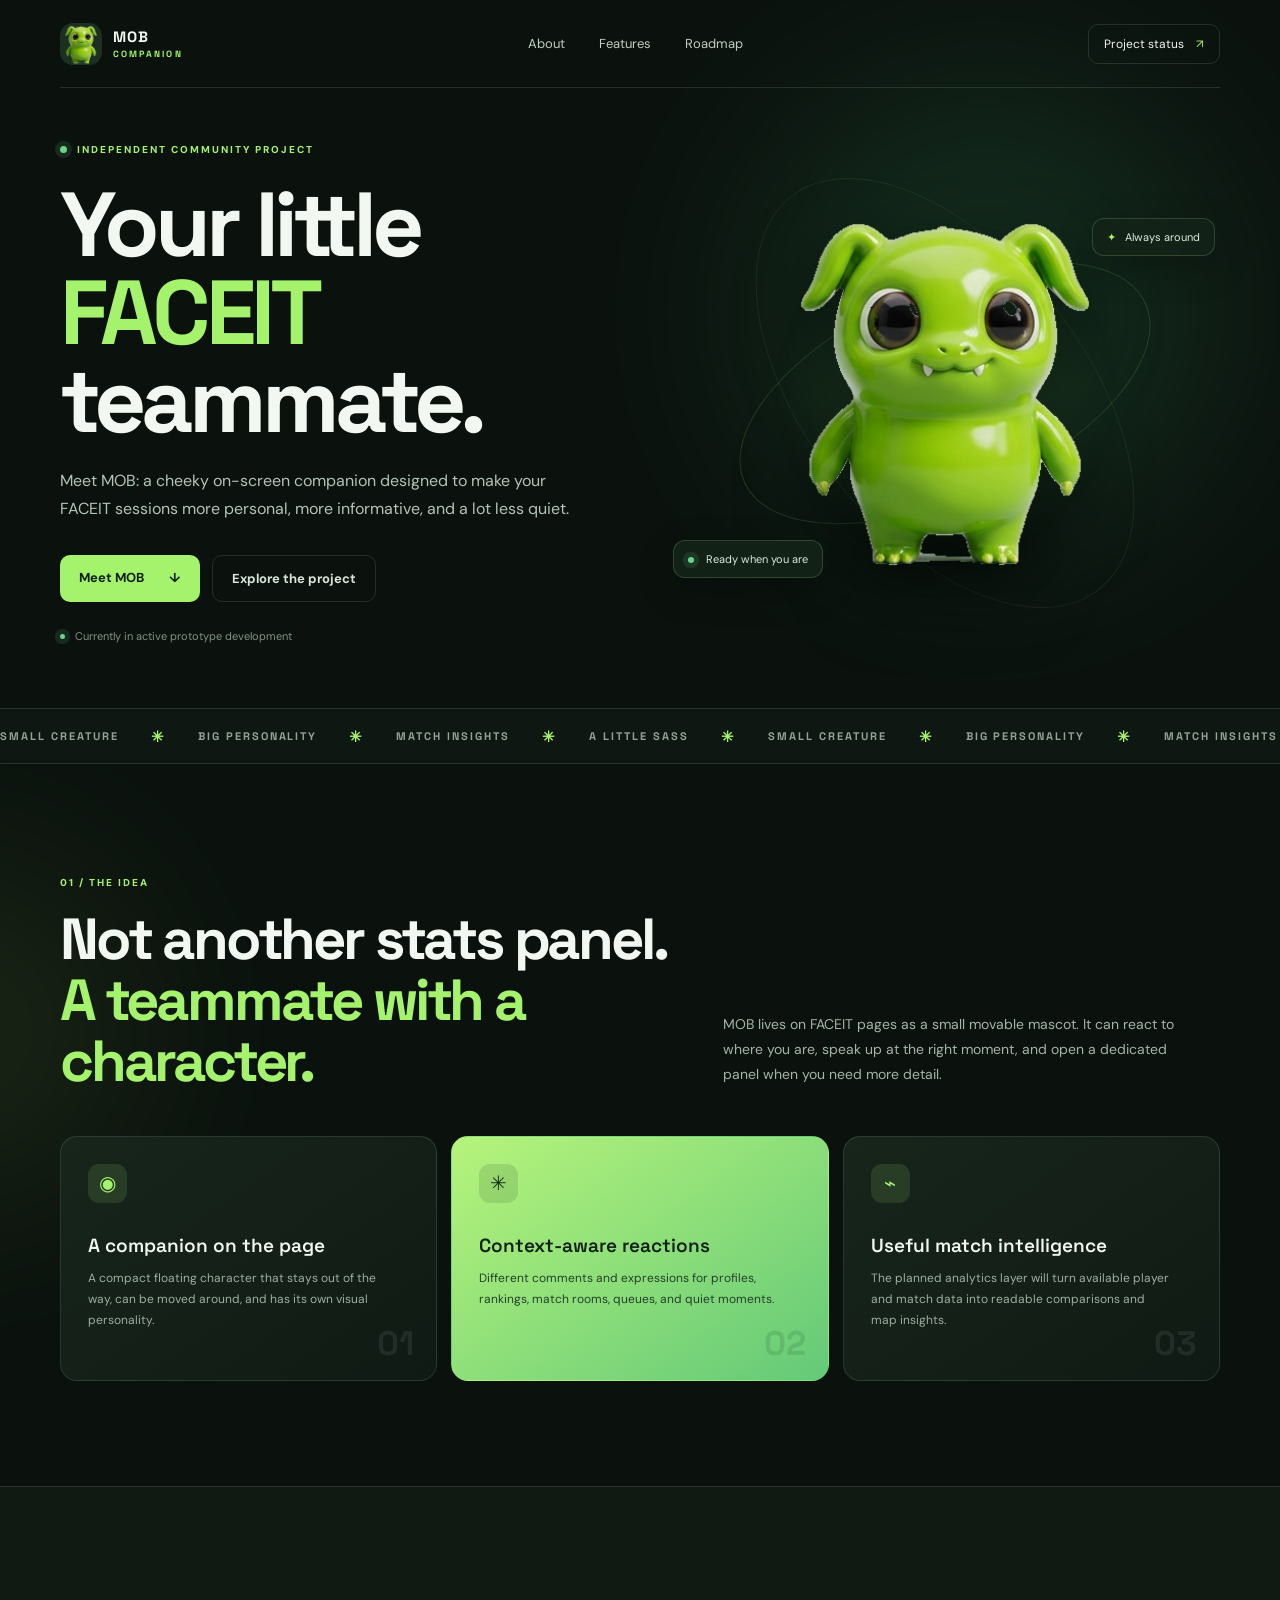
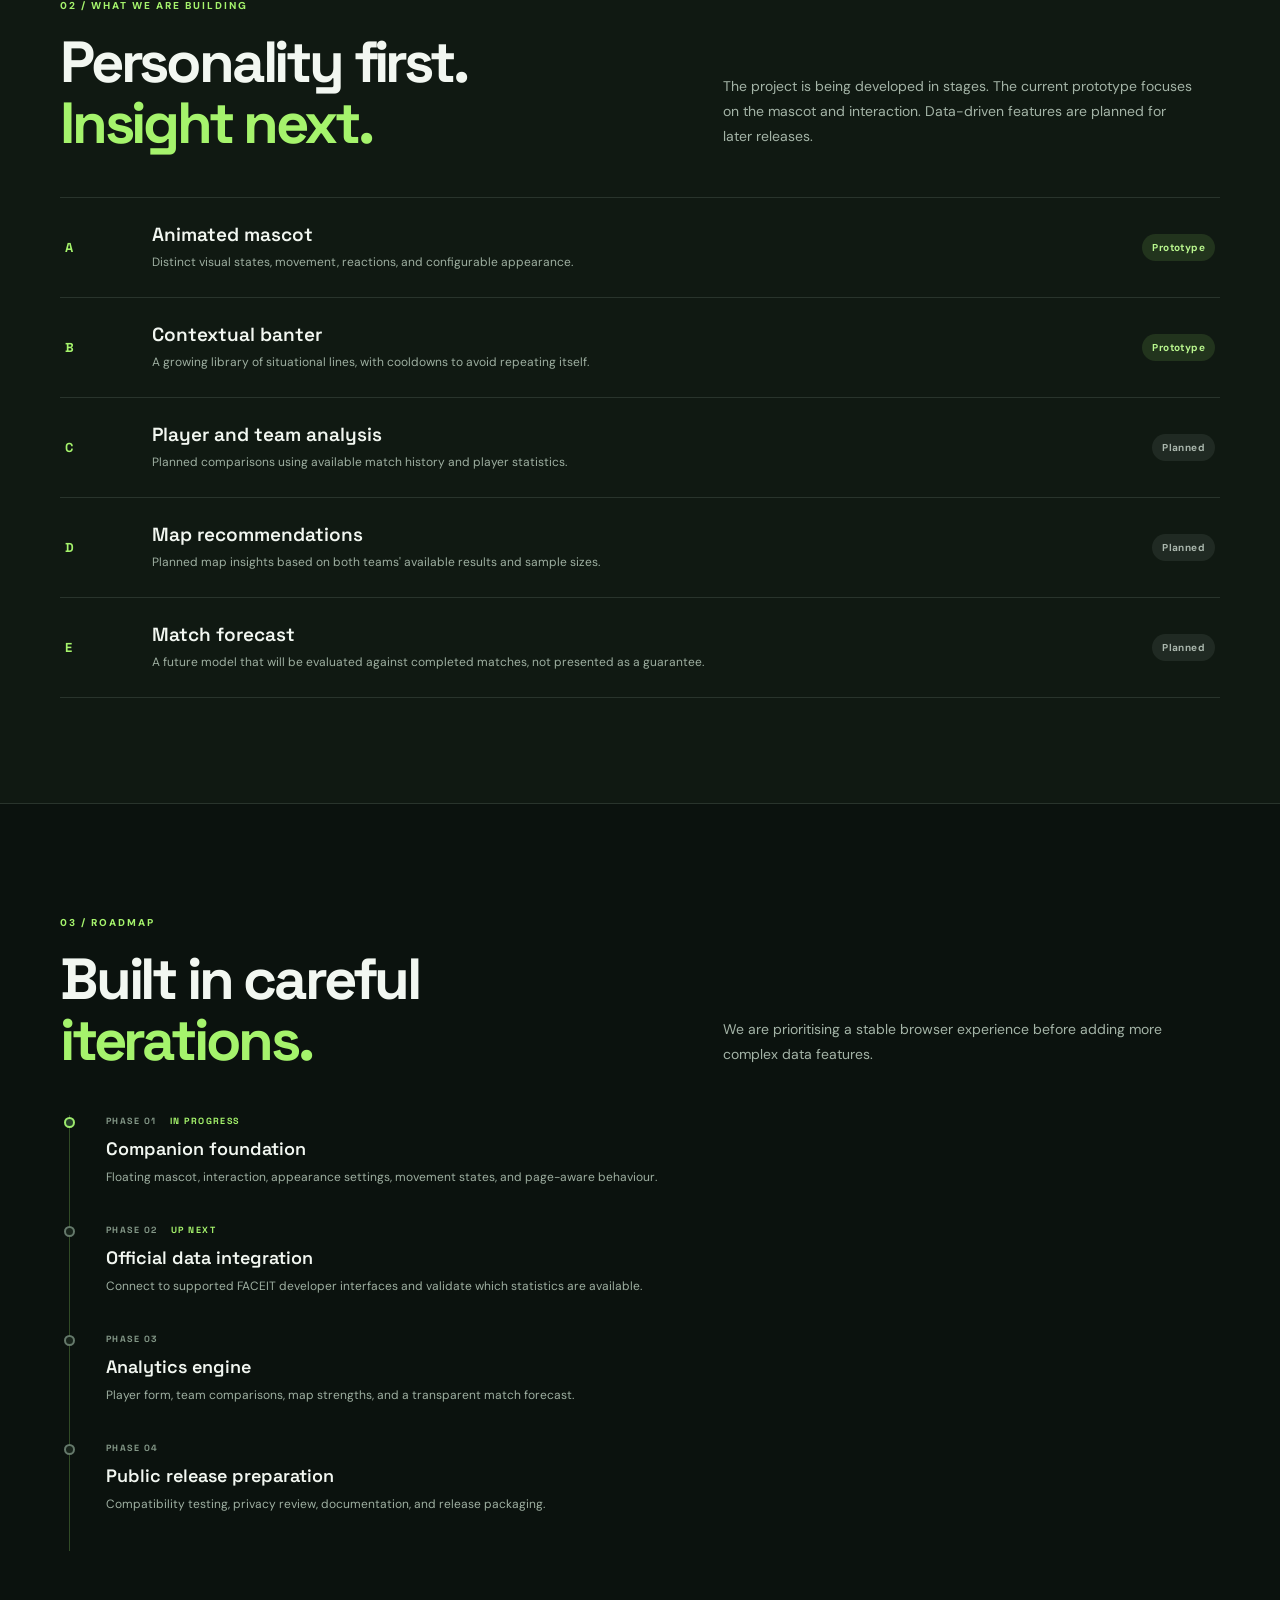
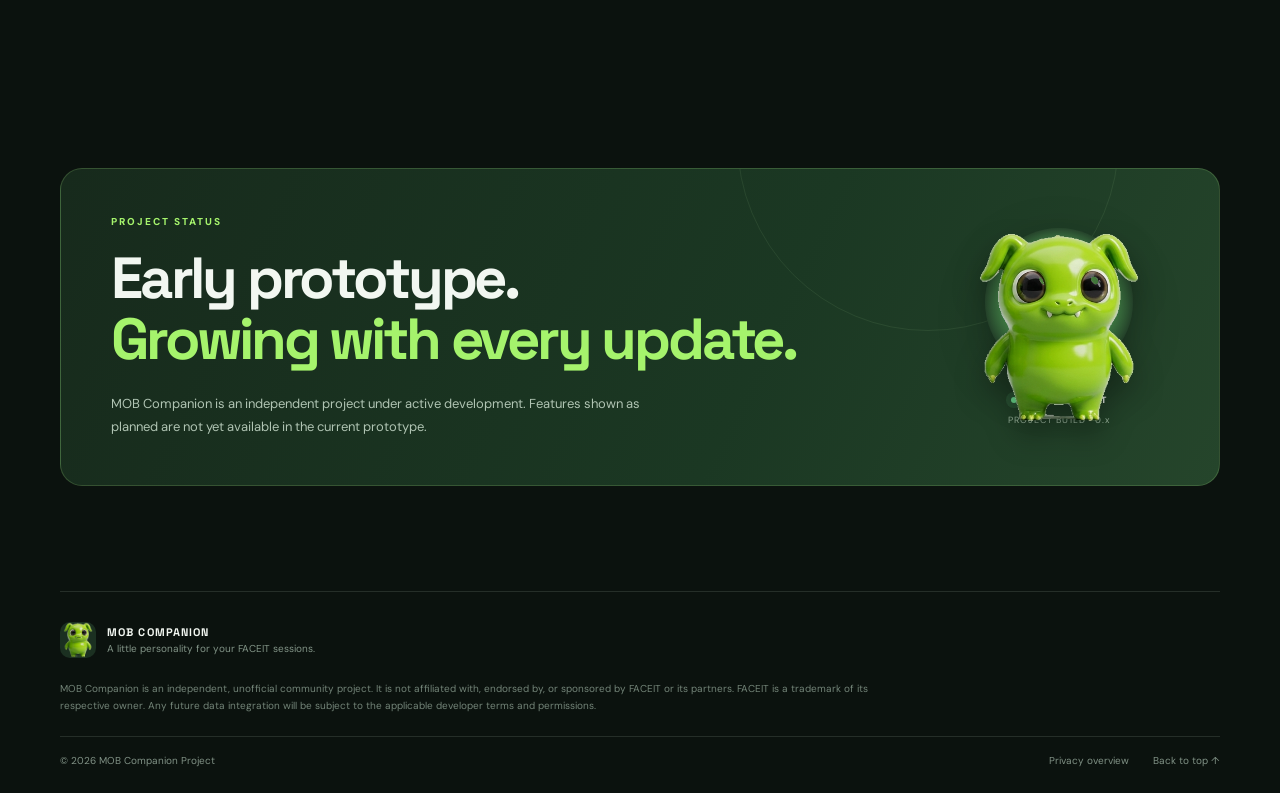
<file: index.html>
<!doctype html>
<html lang="en">
<head>
  <meta charset="utf-8">
  <meta name="viewport" content="width=device-width, initial-scale=1">
  <meta name="theme-color" content="#0b120e">
  <meta name="description" content="MOB Companion is an independent companion concept for FACEIT players, combining a playful on-screen mascot with match context and player analytics." />
  <title>MOB Companion — Your little FACEIT teammate</title>
  <link rel="icon" type="image/png" href="assets/mob-mascot.png">
  <link rel="preconnect" href="https://fonts.googleapis.com">
  <link rel="preconnect" href="https://fonts.gstatic.com" crossorigin>
  <link href="https://fonts.googleapis.com/css2?family=DM+Sans:wght@400;500;600;700;800&family=Space+Grotesk:wght@400;500;600;700&display=swap" rel="stylesheet">
  <link rel="stylesheet" href="styles.css">
</head>
<body>
  <div class="ambient ambient-a"></div><div class="ambient ambient-b"></div>
  <header class="topbar wrap">
    <a class="brand" href="#top" aria-label="MOB Companion home">
      <span class="brand-mark"><img src="assets/mob-mascot.png" alt="MOB mascot"></span>
      <span class="brand-name">MOB<span>COMPANION</span></span>
    </a>
    <nav class="nav">
      <a href="#about">About</a><a href="#features">Features</a><a href="#roadmap">Roadmap</a>
    </nav>
    <a class="nav-cta" href="#status">Project status <span>↗</span></a>
  </header>

  <main id="top">
    <section class="hero wrap">
      <div class="hero-copy">
        <div class="eyebrow"><span class="pulse"></span> INDEPENDENT COMMUNITY PROJECT</div>
        <h1>Your little<br><em>FACEIT</em> teammate.</h1>
        <p class="hero-lead">Meet MOB: a cheeky on-screen companion designed to make your FACEIT sessions more personal, more informative, and a lot less quiet.</p>
        <div class="hero-actions"><a class="button button-primary" href="#about">Meet MOB <span>↓</span></a><a class="button button-ghost" href="#roadmap">Explore the project</a></div>
        <div class="hero-note"><span class="dot"></span> Currently in active prototype development</div>
      </div>
      <div class="hero-art" aria-label="MOB green mascot">
        <div class="art-orbit orbit-one"></div><div class="art-orbit orbit-two"></div>
        <div class="art-glow"></div>
        <div class="mascot-card"><img src="assets/mob-mascot.png" alt="The green MOB mascot"><span class="mascot-shadow"></span></div>
        <div class="float-chip chip-top"><span class="chip-icon">✦</span> Always around</div>
        <div class="float-chip chip-bottom"><span class="live-dot"></span> Ready when you are</div>
      </div>
    </section>

    <section class="ticker" aria-label="MOB personality"><div class="ticker-track"><span>SMALL CREATURE</span><i>✳</i><span>BIG PERSONALITY</span><i>✳</i><span>MATCH INSIGHTS</span><i>✳</i><span>A LITTLE SASS</span><i>✳</i><span>SMALL CREATURE</span><i>✳</i><span>BIG PERSONALITY</span><i>✳</i><span>MATCH INSIGHTS</span><i>✳</i><span>A LITTLE SASS</span><i>✳</i></div></section>

    <section class="section wrap" id="about">
      <div class="section-kicker">01 / THE IDEA</div>
      <div class="section-head"><h2>Not another stats panel.<br><em>A teammate with a character.</em></h2><p>MOB lives on FACEIT pages as a small movable mascot. It can react to where you are, speak up at the right moment, and open a dedicated panel when you need more detail.</p></div>
      <div class="about-grid">
        <article class="about-card dark-card"><div class="card-symbol">◉</div><h3>A companion on the page</h3><p>A compact floating character that stays out of the way, can be moved around, and has its own visual personality.</p><span class="card-index">01</span></article>
        <article class="about-card green-card"><div class="card-symbol">✳</div><h3>Context-aware reactions</h3><p>Different comments and expressions for profiles, rankings, match rooms, queues, and quiet moments.</p><span class="card-index">02</span></article>
        <article class="about-card dark-card"><div class="card-symbol">⌁</div><h3>Useful match intelligence</h3><p>The planned analytics layer will turn available player and match data into readable comparisons and map insights.</p><span class="card-index">03</span></article>
      </div>
    </section>

    <section class="section feature-section" id="features"><div class="wrap">
      <div class="section-kicker">02 / WHAT WE ARE BUILDING</div>
      <div class="section-head"><h2>Personality first.<br><em>Insight next.</em></h2><p>The project is being developed in stages. The current prototype focuses on the mascot and interaction. Data-driven features are planned for later releases.</p></div>
      <div class="feature-list">
        <div class="feature-row"><div class="feature-number">A</div><div><h3>Animated mascot</h3><p>Distinct visual states, movement, reactions, and configurable appearance.</p></div><span class="status-pill status-prototype">Prototype</span></div>
        <div class="feature-row"><div class="feature-number">B</div><div><h3>Contextual banter</h3><p>A growing library of situational lines, with cooldowns to avoid repeating itself.</p></div><span class="status-pill status-prototype">Prototype</span></div>
        <div class="feature-row"><div class="feature-number">C</div><div><h3>Player and team analysis</h3><p>Planned comparisons using available match history and player statistics.</p></div><span class="status-pill status-planned">Planned</span></div>
        <div class="feature-row"><div class="feature-number">D</div><div><h3>Map recommendations</h3><p>Planned map insights based on both teams' available results and sample sizes.</p></div><span class="status-pill status-planned">Planned</span></div>
        <div class="feature-row"><div class="feature-number">E</div><div><h3>Match forecast</h3><p>A future model that will be evaluated against completed matches, not presented as a guarantee.</p></div><span class="status-pill status-planned">Planned</span></div>
      </div>
    </div></section>

    <section class="section wrap" id="roadmap">
      <div class="section-kicker">03 / ROADMAP</div>
      <div class="section-head"><h2>Built in careful<br><em>iterations.</em></h2><p>We are prioritising a stable browser experience before adding more complex data features.</p></div>
      <div class="roadmap">
        <div class="roadmap-item done"><span class="roadmap-point"></span><div><div class="roadmap-meta">PHASE 01 <span>IN PROGRESS</span></div><h3>Companion foundation</h3><p>Floating mascot, interaction, appearance settings, movement states, and page-aware behaviour.</p></div></div>
        <div class="roadmap-item"><span class="roadmap-point"></span><div><div class="roadmap-meta">PHASE 02 <span>UP NEXT</span></div><h3>Official data integration</h3><p>Connect to supported FACEIT developer interfaces and validate which statistics are available.</p></div></div>
        <div class="roadmap-item"><span class="roadmap-point"></span><div><div class="roadmap-meta">PHASE 03</div><h3>Analytics engine</h3><p>Player form, team comparisons, map strengths, and a transparent match forecast.</p></div></div>
        <div class="roadmap-item"><span class="roadmap-point"></span><div><div class="roadmap-meta">PHASE 04</div><h3>Public release preparation</h3><p>Compatibility testing, privacy review, documentation, and release packaging.</p></div></div>
      </div>
    </section>

    <section class="section wrap" id="status"><div class="status-panel"><div><div class="section-kicker">PROJECT STATUS</div><h2>Early prototype.<br><em>Growing with every update.</em></h2><p>MOB Companion is an independent project under active development. Features shown as planned are not yet available in the current prototype.</p></div><div class="status-side"><div class="status-orb"><img src="assets/mob-mascot.png" alt="MOB mascot"></div><div class="status-label"><span class="live-dot"></span> DEVELOPMENT</div><div class="version-label">PROJECT BUILD · 0.x</div></div></div></section>
  </main>

  <footer class="footer wrap"><div class="footer-brand"><span class="mini-mark"><img src="assets/mob-mascot.png" alt=""></span><div><strong>MOB COMPANION</strong><small>A little personality for your FACEIT sessions.</small></div></div><p class="disclaimer">MOB Companion is an independent, unofficial community project. It is not affiliated with, endorsed by, or sponsored by FACEIT or its partners. FACEIT is a trademark of its respective owner. Any future data integration will be subject to the applicable developer terms and permissions.</p><div class="footer-bottom"><span>© <span id="year"></span> MOB Companion Project</span><a href="privacy.html">Privacy overview</a><a href="#top">Back to top ↑</a></div></footer>
  <script src="script.js"></script>
</body>
</html>
</file>
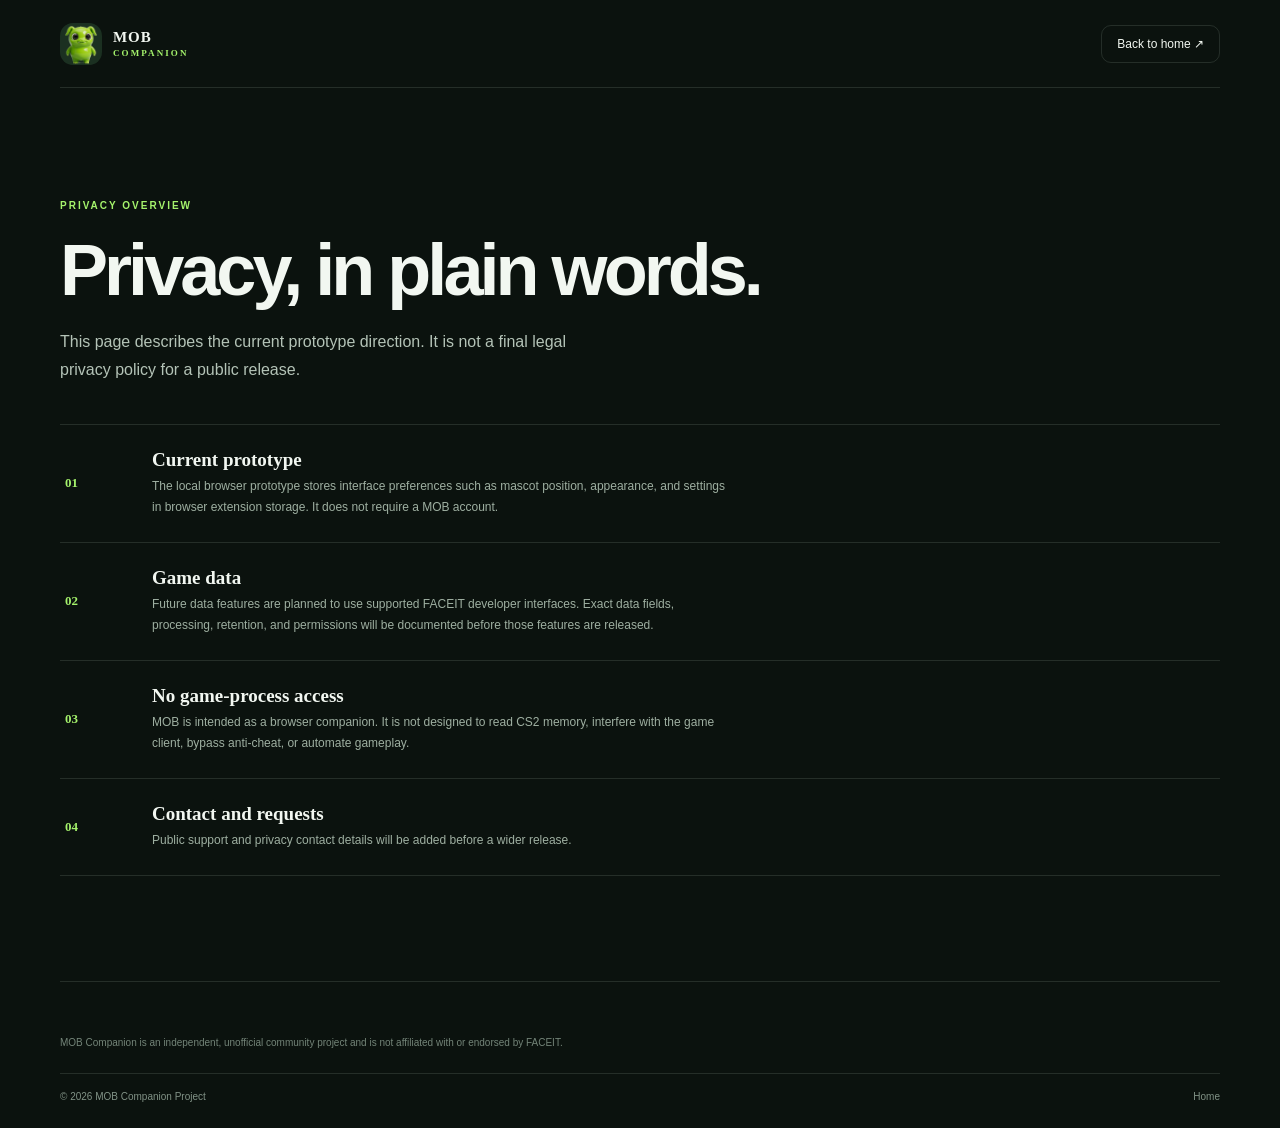
<file: privacy.html>
<!doctype html>
<html lang="en"><head><meta charset="utf-8"><meta name="viewport" content="width=device-width,initial-scale=1"><meta name="theme-color" content="#0b120e"><title>Privacy Overview — MOB Companion</title><link rel="stylesheet" href="styles.css"></head>
<body><header class="topbar wrap"><a class="brand" href="index.html"><span class="brand-mark"><img src="assets/mob-mascot.png" alt=""></span><span class="brand-name">MOB<span>COMPANION</span></span></a><a class="nav-cta" href="index.html">Back to home ↗</a></header><main class="section wrap"><div class="section-kicker">PRIVACY OVERVIEW</div><h1 style="font-size:clamp(44px,7vw,72px)">Privacy, in plain words.</h1><p class="hero-lead">This page describes the current prototype direction. It is not a final legal privacy policy for a public release.</p><div class="feature-list" style="margin-top:40px"><div class="feature-row"><div class="feature-number">01</div><div><h3>Current prototype</h3><p>The local browser prototype stores interface preferences such as mascot position, appearance, and settings in browser extension storage. It does not require a MOB account.</p></div></div><div class="feature-row"><div class="feature-number">02</div><div><h3>Game data</h3><p>Future data features are planned to use supported FACEIT developer interfaces. Exact data fields, processing, retention, and permissions will be documented before those features are released.</p></div></div><div class="feature-row"><div class="feature-number">03</div><div><h3>No game-process access</h3><p>MOB is intended as a browser companion. It is not designed to read CS2 memory, interfere with the game client, bypass anti-cheat, or automate gameplay.</p></div></div><div class="feature-row"><div class="feature-number">04</div><div><h3>Contact and requests</h3><p>Public support and privacy contact details will be added before a wider release.</p></div></div></div></main><footer class="footer wrap"><p class="disclaimer">MOB Companion is an independent, unofficial community project and is not affiliated with or endorsed by FACEIT.</p><div class="footer-bottom"><span>© <span id="year"></span> MOB Companion Project</span><a href="index.html">Home</a></div></footer><script src="script.js"></script></body></html>
</file>
<file: styles.css>
:root{--bg:#0b120e;--panel:#111c15;--panel2:#17251b;--text:#f2f7f1;--muted:#a4b4a7;--green:#a5f36c;--green2:#69d58a;--line:rgba(222,245,224,.12);--max:1160px}*{box-sizing:border-box}html{scroll-behavior:smooth}body{margin:0;background:var(--bg);color:var(--text);font-family:'DM Sans',sans-serif;overflow-x:hidden}a{color:inherit;text-decoration:none}.wrap{width:min(var(--max),calc(100% - 48px));margin:0 auto}.ambient{position:absolute;pointer-events:none;filter:blur(90px);opacity:.18;border-radius:50%;z-index:-1}.ambient-a{width:460px;height:460px;background:#3a9c61;top:80px;right:5%}.ambient-b{width:360px;height:360px;background:#b1e85d;top:850px;left:-220px;opacity:.08}.topbar{height:88px;display:flex;align-items:center;justify-content:space-between;border-bottom:1px solid var(--line)}.brand{display:flex;align-items:center;gap:11px}.brand-mark{width:42px;height:42px;border-radius:13px;background:#1b3021;display:grid;place-items:center;overflow:hidden}.brand-mark img{width:90%;height:90%;object-fit:contain}.brand-name{font:700 15px 'Space Grotesk';letter-spacing:.06em}.brand-name span{display:block;color:var(--green);font-size:9px;letter-spacing:.23em;margin-top:2px}.nav{display:flex;gap:34px;color:#c0cfc2;font-size:13px}.nav a:hover,.footer-bottom a:hover{color:var(--green)}.nav-cta{font-size:12px;border:1px solid var(--line);padding:11px 15px;border-radius:10px}.nav-cta span{color:var(--green);margin-left:9px}.hero{min-height:620px;display:grid;grid-template-columns:1.05fr .95fr;align-items:center;padding-top:35px;padding-bottom:45px}.eyebrow,.section-kicker{font-size:10px;letter-spacing:.2em;color:var(--green);font-weight:800}.eyebrow{display:flex;align-items:center;gap:10px}.pulse,.live-dot,.dot{width:7px;height:7px;border-radius:50%;background:var(--green2);box-shadow:0 0 0 5px rgba(105,213,138,.12)}h1,h2,h3,p{margin-top:0}h1,h2{font-family:'Space Grotesk',sans-serif;letter-spacing:-.055em}h1{font-size:clamp(58px,7.1vw,94px);line-height:.97;margin:25px 0 22px;font-weight:700}h1 em,h2 em{font-style:normal;color:var(--green)}.hero-lead{max-width:520px;color:#b4c3b7;font-size:16px;line-height:1.75}.hero-actions{display:flex;gap:12px;margin-top:32px}.button{padding:14px 19px;border-radius:10px;font-size:13px;font-weight:700;transition:transform .2s,background .2s}.button:hover{transform:translateY(-2px)}.button-primary{background:var(--green);color:#112016}.button-primary span{margin-left:22px}.button-ghost{border:1px solid var(--line);color:#d9e5da}.hero-note{margin-top:27px;display:flex;align-items:center;gap:10px;color:#819486;font-size:11px}.dot{width:5px;height:5px}.hero-art{height:510px;position:relative;display:grid;place-items:center}.art-glow{position:absolute;width:320px;height:320px;border-radius:50%;background:radial-gradient(circle,rgba(146,237,105,.23),rgba(50,129,73,.03) 65%,transparent 70%);filter:blur(12px)}.art-orbit{position:absolute;border:1px solid rgba(171,239,131,.15);border-radius:50%;transform:rotate(-24deg)}.orbit-one{width:440px;height:210px}.orbit-two{width:500px;height:280px;transform:rotate(52deg);border-color:rgba(171,239,131,.08)}.mascot-card{width:310px;height:360px;display:grid;place-items:center;position:relative;z-index:1;animation:mascotBob 4.6s ease-in-out infinite}.mascot-card img{width:100%;height:100%;object-fit:contain;filter:drop-shadow(0 30px 35px rgba(0,0,0,.55))}.mascot-shadow{position:absolute;bottom:12px;width:180px;height:22px;background:rgba(0,0,0,.44);filter:blur(16px);border-radius:50%;z-index:-1}.float-chip{position:absolute;z-index:2;background:rgba(20,34,24,.94);border:1px solid rgba(184,242,155,.18);border-radius:12px;padding:11px 14px;font-size:11px;color:#dce9dd;box-shadow:0 12px 35px rgba(0,0,0,.25)}.chip-top{top:80px;right:5px}.chip-bottom{bottom:70px;left:4px}.chip-icon{color:var(--green);margin-right:6px}.chip-bottom .live-dot{display:inline-block;margin-right:9px;width:6px;height:6px}.ticker{height:56px;overflow:hidden;border-top:1px solid var(--line);border-bottom:1px solid var(--line);display:flex;align-items:center;background:#0e1711}.ticker-track{display:flex;gap:32px;align-items:center;white-space:nowrap;min-width:max-content;animation:marquee 32s linear infinite;font:700 11px 'Space Grotesk';letter-spacing:.18em;color:#93a497}.ticker i{font-style:normal;color:var(--green);font-size:15px}.section{padding-top:112px;padding-bottom:105px}.section-kicker{margin-bottom:20px}.section-head{display:grid;grid-template-columns:1.1fr .9fr;gap:55px;align-items:end;margin-bottom:44px}.section-head h2,.status-panel h2{font-size:clamp(38px,5vw,58px);line-height:1.05;margin:0}.section-head p{color:var(--muted);font-size:14px;line-height:1.8;max-width:470px;margin-bottom:4px}.about-grid{display:grid;grid-template-columns:repeat(3,1fr);gap:14px}.about-card{min-height:245px;padding:27px;border:1px solid var(--line);border-radius:17px;position:relative;overflow:hidden}.dark-card{background:linear-gradient(145deg,#17251b,#101a14)}.green-card{background:linear-gradient(145deg,#b6f47b,#64c978);color:#102015;border-color:transparent}.card-symbol{width:39px;height:39px;border-radius:11px;background:rgba(172,239,127,.12);display:grid;place-items:center;color:var(--green);font-size:20px;margin-bottom:30px}.green-card .card-symbol{background:rgba(15,39,21,.12);color:#15351d}.about-card h3,.feature-row h3,.roadmap h3{font:600 19px 'Space Grotesk';margin-bottom:10px}.about-card p,.feature-row p,.roadmap p{font-size:12px;line-height:1.75;color:#9eafa1;max-width:300px;margin-bottom:0}.green-card p{color:#23412b}.card-index{position:absolute;right:22px;bottom:15px;font:700 34px 'Space Grotesk';color:rgba(255,255,255,.08)}.green-card .card-index{color:rgba(17,44,24,.13)}.feature-section{background:#101912;border-top:1px solid var(--line);border-bottom:1px solid var(--line)}.feature-list{border-top:1px solid var(--line)}.feature-row{display:grid;grid-template-columns:65px 1fr auto;align-items:center;gap:22px;padding:24px 5px;border-bottom:1px solid var(--line)}.feature-number{font:700 13px 'Space Grotesk';color:var(--green)}.feature-row h3{margin-bottom:5px}.feature-row p{max-width:580px}.status-pill{padding:7px 10px;border-radius:99px;font-size:10px;font-weight:700;letter-spacing:.04em}.status-prototype{background:rgba(165,243,108,.12);color:#b9f68e}.status-planned{background:rgba(180,193,183,.1);color:#aab7ad}.roadmap{max-width:800px;border-left:1px solid rgba(165,243,108,.25);margin-left:9px}.roadmap-item{position:relative;padding:0 0 36px 36px}.roadmap-point{position:absolute;left:-6px;top:2px;width:11px;height:11px;background:#233c29;border:2px solid #9de96d;border-radius:50%}.roadmap-item:not(.done) .roadmap-point{border-color:#65796b;background:#17231a}.roadmap-meta{font:700 9px 'Space Grotesk';letter-spacing:.16em;color:#849888;margin-bottom:10px}.roadmap-meta span{color:var(--green);margin-left:10px}.roadmap h3{font-size:18px;margin-bottom:7px}.roadmap p{max-width:600px}.status-panel{background:linear-gradient(115deg,#172a1c,#1b3823 60%,#25452b);border:1px solid rgba(181,242,140,.19);border-radius:22px;padding:46px 50px;display:grid;grid-template-columns:1fr 220px;gap:30px;align-items:center;overflow:hidden;position:relative}.status-panel:after{content:"";position:absolute;width:380px;height:380px;border:1px solid rgba(207,255,173,.08);border-radius:50%;right:100px;top:-220px}.status-panel p{max-width:560px;color:#b0c4b3;font-size:13px;line-height:1.8;margin:22px 0 0}.status-side{display:grid;justify-items:center;position:relative;z-index:1}.status-orb{width:148px;height:148px;border-radius:50%;background:radial-gradient(circle,#8ddc59 0,#4b9250 54%,#24402a 72%);display:grid;place-items:center;box-shadow:0 15px 50px rgba(0,0,0,.22)}.status-orb img{width:115%;height:115%;object-fit:contain;filter:drop-shadow(0 15px 15px rgba(0,0,0,.3))}.status-label{margin-top:18px;font-size:9px;font-weight:800;letter-spacing:.18em;display:flex;align-items:center;gap:9px}.status-label .live-dot{width:6px;height:6px}.version-label{font-size:9px;color:#9ab49d;margin-top:8px;letter-spacing:.12em}.footer{padding-top:30px;padding-bottom:26px;border-top:1px solid var(--line)}.footer-brand{display:flex;align-items:center;gap:11px}.mini-mark{width:36px;height:36px;background:#1b3021;border-radius:10px;overflow:hidden}.mini-mark img{width:100%;height:100%;object-fit:contain}.footer-brand strong{font:700 11px 'Space Grotesk';letter-spacing:.1em;display:block}.footer-brand small{display:block;color:#829487;font-size:10px;margin-top:3px}.disclaimer{max-width:850px;font-size:10px;line-height:1.7;color:#738478;margin:22px 0}.footer-bottom{display:flex;gap:24px;border-top:1px solid var(--line);padding-top:17px;font-size:10px;color:#819286}.footer-bottom span{margin-right:auto}@keyframes mascotBob{0%,100%{transform:translateY(0) rotate(-1deg)}50%{transform:translateY(-9px) rotate(1deg)}}@keyframes marquee{to{transform:translateX(-50%)}}@media(max-width:800px){.nav{display:none}.hero{grid-template-columns:1fr;padding-top:75px}.hero-art{height:390px;grid-row:1}.mascot-card{width:250px;height:300px}.orbit-one{width:340px}.orbit-two{width:370px}.hero-copy{text-align:center}.hero-copy .eyebrow,.hero-actions,.hero-note{justify-content:center}.hero-lead{margin-left:auto;margin-right:auto}.section-head{grid-template-columns:1fr;gap:17px}.about-grid{grid-template-columns:1fr}.about-card{min-height:190px}.status-panel{grid-template-columns:1fr;padding:32px}.status-side{grid-row:1}.feature-row{grid-template-columns:34px 1fr;gap:12px}.feature-row .status-pill{grid-column:2;justify-self:start}.footer-bottom{flex-wrap:wrap}.footer-bottom span{width:100%}}@media(max-width:480px){.wrap{width:calc(100% - 32px)}.topbar{height:72px}.nav-cta{font-size:10px;padding:9px}.hero{padding-top:42px}.hero-art{height:330px}.mascot-card{width:220px;height:260px}.chip-top{right:0;top:35px}.chip-bottom{left:0;bottom:30px}h1{font-size:55px}.hero-actions{flex-direction:column}.section{padding:76px 0}.status-panel h2,.section-head h2{font-size:39px}.status-panel{padding:25px}.footer-bottom{gap:14px}}
</file>
